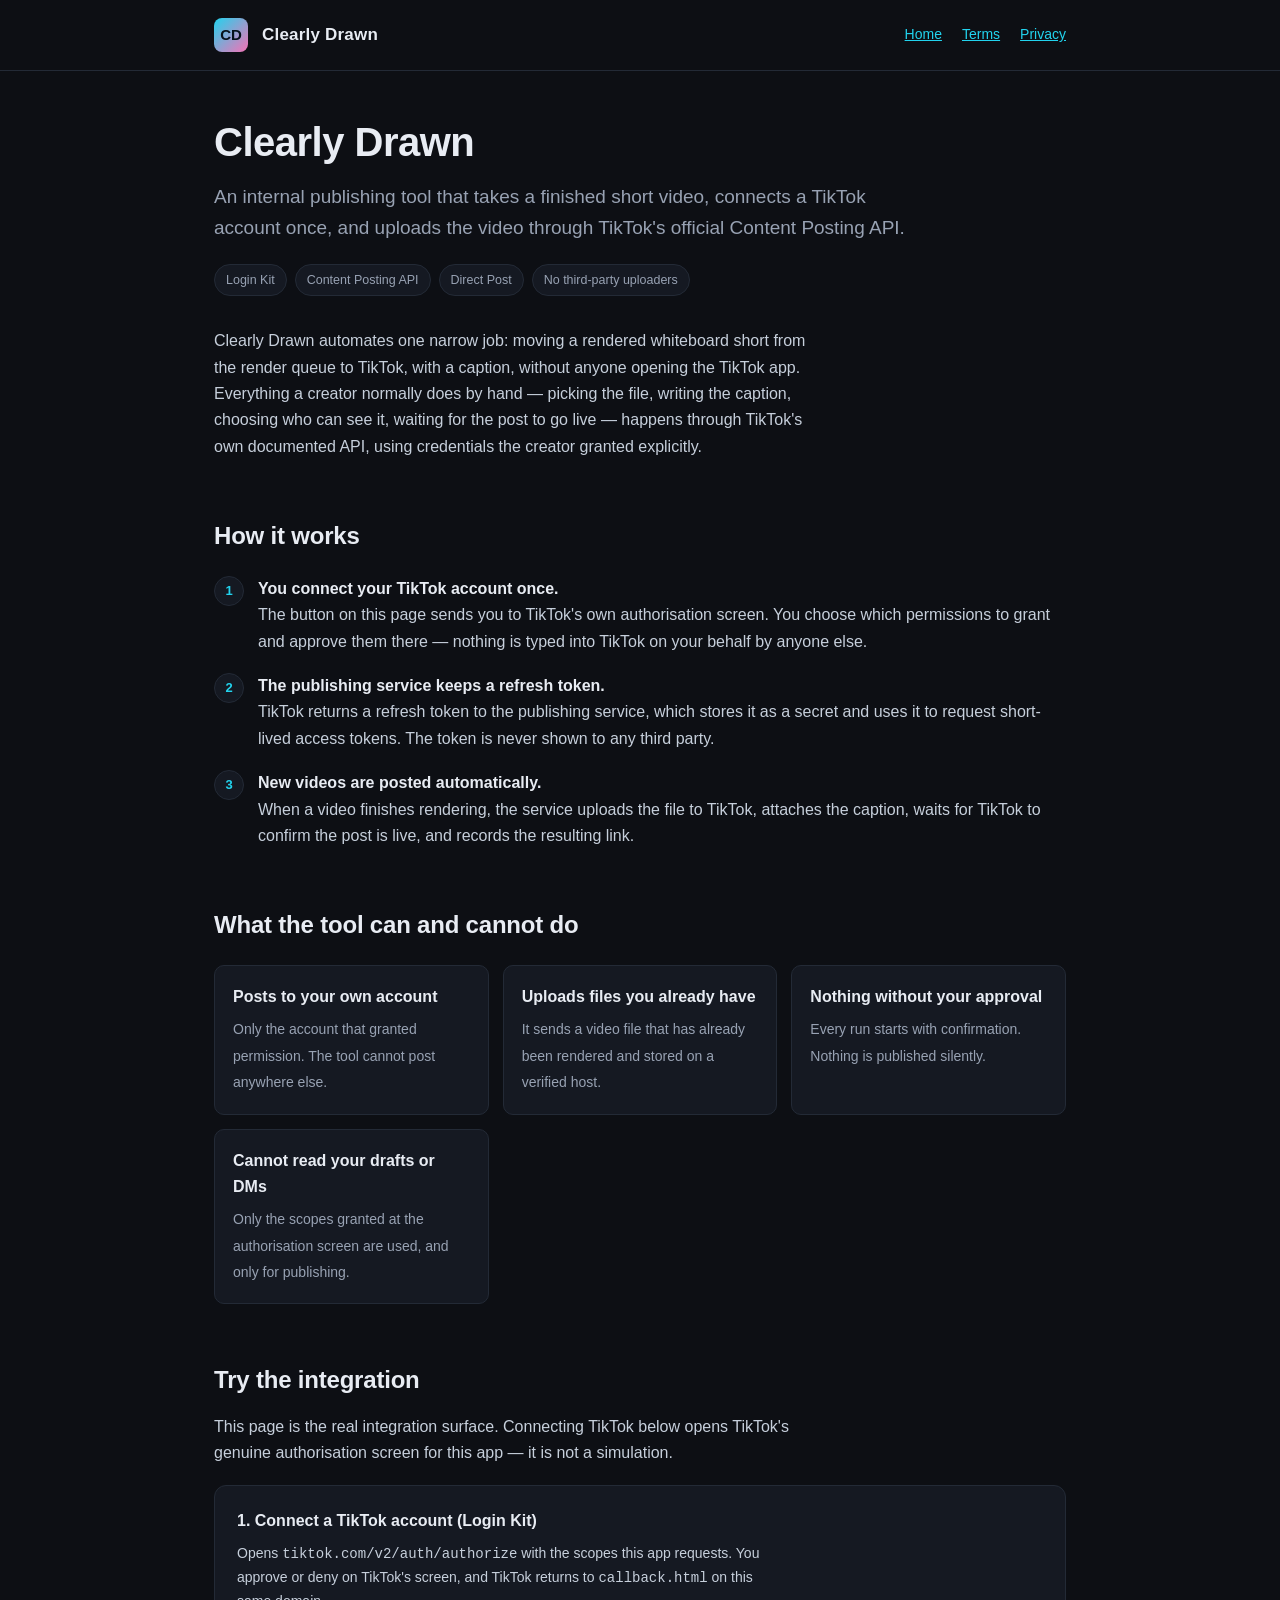
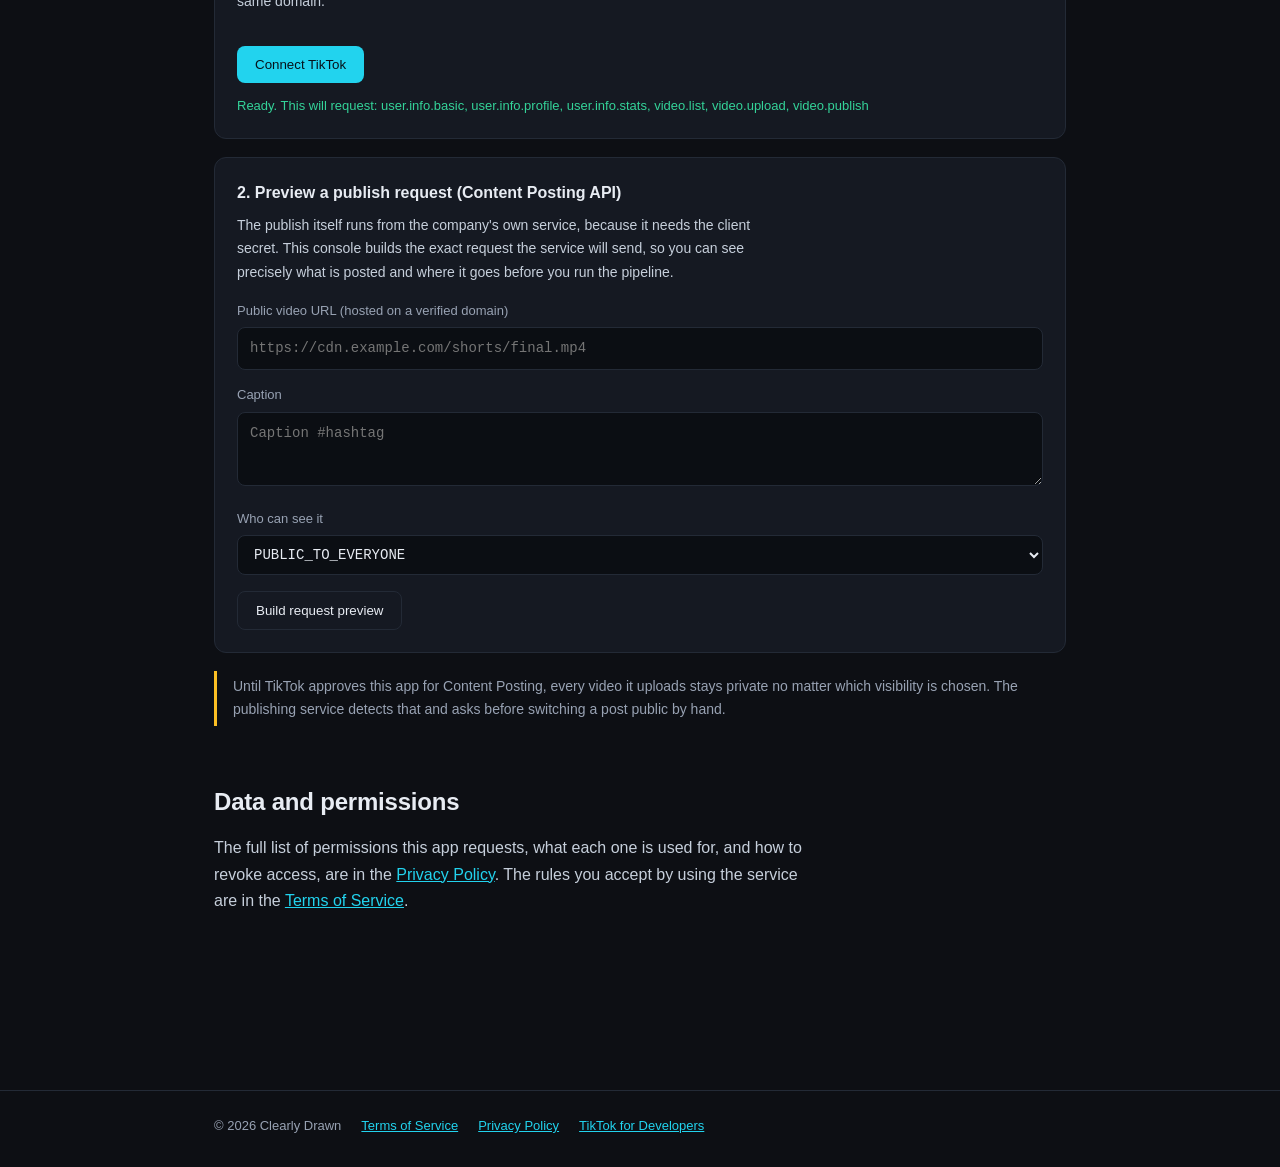
<file: index.html>
<!DOCTYPE html>
<html lang="en">
<head>
<meta charset="utf-8">
<meta name="viewport" content="width=device-width, initial-scale=1">
<title>Clearly Drawn — automated TikTok publishing</title>
<meta name="description" content="Clearly Drawn publishes finished whiteboard short videos to TikTok through TikTok's official Login Kit and Content Posting API.">
<link rel="stylesheet" href="assets/style.css">
</head>
<body>

<header class="site">
  <div class="wrap">
    <div class="logo">CD</div>
    <strong>Clearly Drawn</strong>
    <nav>
      <a href="index.html">Home</a>
      <a href="terms.html">Terms</a>
      <a href="privacy.html">Privacy</a>
    </nav>
  </div>
</header>

<main class="wrap">

  <h1>Clearly Drawn</h1>
  <p class="lead">An internal publishing tool that takes a finished short video, connects a TikTok
  account once, and uploads the video through TikTok's official Content Posting API.</p>

  <div class="badges">
    <span class="badge">Login Kit</span>
    <span class="badge">Content Posting API</span>
    <span class="badge">Direct Post</span>
    <span class="badge">No third-party uploaders</span>
  </div>

  <p>Clearly Drawn automates one narrow job: moving a rendered whiteboard short from the
  render queue to TikTok, with a caption, without anyone opening the TikTok app. Everything a creator
  normally does by hand — picking the file, writing the caption, choosing who can see it, waiting for
  the post to go live — happens through TikTok's own documented API, using credentials the creator
  granted explicitly.</p>

  <h2>How it works</h2>
  <ol class="steps">
    <li>
      <b>You connect your TikTok account once.</b>
      The button on this page sends you to TikTok's own authorisation screen. You choose which
      permissions to grant and approve them there — nothing is typed into TikTok on your behalf by
      anyone else.
    </li>
    <li>
      <b>The publishing service keeps a refresh token.</b>
      TikTok returns a refresh token to the publishing service, which stores it as a secret and uses
      it to request short-lived access tokens. The token is never shown to any third party.
    </li>
    <li>
      <b>New videos are posted automatically.</b>
      When a video finishes rendering, the service uploads the file to TikTok, attaches the caption,
      waits for TikTok to confirm the post is live, and records the resulting link.
    </li>
  </ol>

  <h2>What the tool can and cannot do</h2>
  <div class="grid">
    <div class="card"><b>Posts to your own account</b><span>Only the account that granted permission.
    The tool cannot post anywhere else.</span></div>
    <div class="card"><b>Uploads files you already have</b><span>It sends a video file that has already
    been rendered and stored on a verified host.</span></div>
    <div class="card"><b>Nothing without your approval</b><span>Every run starts with confirmation.
    Nothing is published silently.</span></div>
    <div class="card"><b>Cannot read your drafts or DMs</b><span>Only the scopes granted at the
    authorisation screen are used, and only for publishing.</span></div>
  </div>

  <h2>Try the integration</h2>
  <p>This page is the real integration surface. Connecting TikTok below opens TikTok's genuine
  authorisation screen for this app — it is not a simulation.</p>

  <div class="panel">
    <h3>1. Connect a TikTok account (Login Kit)</h3>
    <p style="font-size:14px">Opens <code>tiktok.com/v2/auth/authorize</code> with the scopes this app
    requests. You approve or deny on TikTok's screen, and TikTok returns to
    <code>callback.html</code> on this same domain.</p>
    <button id="connect">Connect TikTok</button>
    <div class="status" id="connect-status">Client key not configured yet.</div>
  </div>

  <div class="panel">
    <h3>2. Preview a publish request (Content Posting API)</h3>
    <p style="font-size:14px">The publish itself runs from the company's own service, because it needs
    the client secret. This console builds the exact request the service will send, so you can see
    precisely what is posted and where it goes before you run the pipeline.</p>
    <label for="vurl">Public video URL (hosted on a verified domain)</label>
    <input id="vurl" type="url" placeholder="https://cdn.example.com/shorts/final.mp4">
    <label for="vtitle">Caption</label>
    <textarea id="vtitle" placeholder="Caption #hashtag"></textarea>
    <label for="vpriv">Who can see it</label>
    <select id="vpriv">
      <option>PUBLIC_TO_EVERYONE</option>
      <option>MUTUAL_FOLLOW_FRIENDS</option>
      <option>FOLLOWER_OF_CREATOR</option>
      <option>SELF_ONLY</option>
    </select>
    <button id="preview" class="ghost">Build request preview</button>
    <pre id="out" hidden></pre>
  </div>

  <div class="note">
    Until TikTok approves this app for Content Posting, every video it uploads stays private no
    matter which visibility is chosen. The publishing service detects that and asks before switching
    a post public by hand.
  </div>

  <h2>Data and permissions</h2>
  <p>The full list of permissions this app requests, what each one is used for, and how to revoke
  access, are in the <a href="privacy.html">Privacy Policy</a>. The rules you accept by using the
  service are in the <a href="terms.html">Terms of Service</a>.</p>

</main>

<footer class="site">
  <div class="wrap">
    <span>© 2026 Clearly Drawn</span>
    <a href="terms.html">Terms of Service</a>
    <a href="privacy.html">Privacy Policy</a>
    <a href="https://developers.tiktok.com/">TikTok for Developers</a>
  </div>
</footer>

<script src="assets/config.js"></script>
<script>
(function () {
  var cfg = window.CLEARLY_DRAWN_CONFIG || {};
  var connectBtn = document.getElementById('connect');
  var status = document.getElementById('connect-status');

  var configured = cfg.clientKey && cfg.clientKey.indexOf('PASTE_') === -1;
  if (configured) {
    status.textContent = 'Ready. This will request: ' + cfg.scopes.join(', ');
    status.className = 'status ok';
    connectBtn.addEventListener('click', function () {
      var redirect = encodeURIComponent(cfg.redirectUri);
      var scope = encodeURIComponent(cfg.scopes.join(','));
      var state = Array.from(crypto.getRandomValues(new Uint8Array(16)))
        .map(function (b) { return b.toString(16).padStart(2, '0'); }).join('');
      try { sessionStorage.setItem('cd_oauth_state', state); } catch (e) {}
      var url = 'https://www.tiktok.com/v2/auth/authorize/?client_key=' + encodeURIComponent(cfg.clientKey) +
        '&scope=' + scope + '&response_type=code&redirect_uri=' + redirect + '&state=' + state;
      window.location.href = url;
    });
  }

  document.getElementById('preview').addEventListener('click', function () {
    var videoUrl = document.getElementById('vurl').value.trim();
    var title = document.getElementById('vtitle').value;
    var privacy = document.getElementById('vpriv').value;
    var out = document.getElementById('out');
    if (!videoUrl) { out.hidden = false; out.textContent = 'Enter a public https video URL.'; return; }
    out.hidden = false;
    out.textContent =
      'POST https://open.tiktokapis.com/v2/post/publish/video/init/\n' +
      'Authorization: Bearer <access token, exchanged server-side from TIKTOK_REFRESH_TOKEN>\n' +
      'Content-Type: application/json; charset=UTF-8\n\n' +
      JSON.stringify({
        post_info: {
          title: title,
          privacy_level: privacy,
          disable_duet: false,
          disable_comment: false,
          disable_stitch: false
        },
        source_info: {
          source: 'PULL_FROM_URL',
          video_url: videoUrl
        }
      }, null, 2) +
      '\n\n# TikTok returns a publish_id. The service then polls\n' +
      '# GET /v2/post/publish/status/fetch/ until the post is live, and records the link.';
  });
})();
</script>

</body>
</html>
</file>
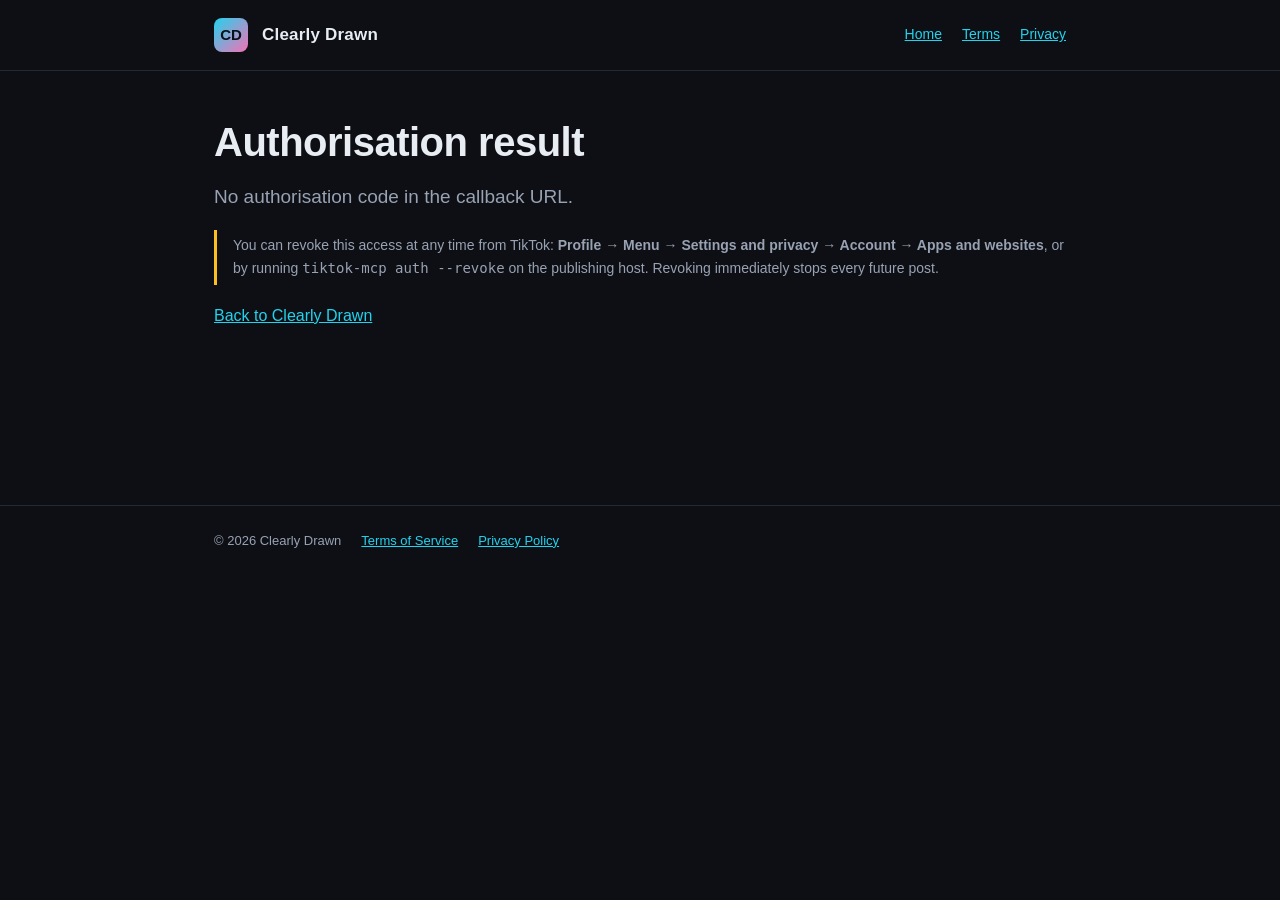
<file: callback.html>
<!DOCTYPE html>
<html lang="en">
<head>
<meta charset="utf-8">
<meta name="viewport" content="width=device-width, initial-scale=1">
<title>Clearly Drawn — authorisation result</title>
<link rel="stylesheet" href="assets/style.css">
</head>
<body>

<header class="site">
  <div class="wrap">
    <div class="logo">CD</div>
    <strong>Clearly Drawn</strong>
    <nav>
      <a href="index.html">Home</a>
      <a href="terms.html">Terms</a>
      <a href="privacy.html">Privacy</a>
    </nav>
  </div>
</header>

<main class="wrap">
  <h1>Authorisation result</h1>
  <p id="verdict" class="lead">Checking the response from TikTok…</p>

  <div class="panel" id="detail">
    <h3>What happens next</h3>
    <p id="explain">The publishing service exchanges this code for a refresh token using the client
    secret, stores the refresh token as a secret on the company's own infrastructure, and then uses it
    to request short-lived access tokens. The code itself is single-use and expires in 60 minutes.</p>
    <pre id="raw" hidden></pre>
  </div>

  <div class="note" id="revoke">
    You can revoke this access at any time from TikTok: <b>Profile → Menu → Settings and privacy →
    Account → Apps and websites</b>, or by running <code>tiktok-mcp auth --revoke</code> on the
    publishing host. Revoking immediately stops every future post.
  </div>

  <p><a href="index.html">Back to Clearly Drawn</a></p>
</main>

<footer class="site">
  <div class="wrap">
    <span>© 2026 Clearly Drawn</span>
    <a href="terms.html">Terms of Service</a>
    <a href="privacy.html">Privacy Policy</a>
  </div>
</footer>

<script src="assets/config.js"></script>
<script>
(function () {
  var q = new URLSearchParams(window.location.search);
  var code = q.get('code');
  var state = q.get('state');
  var error = q.get('error') || q.get('error_description');
  var verdict = document.getElementById('verdict');
  var raw = document.getElementById('raw');

  var expected = null;
  try { expected = sessionStorage.getItem('cd_oauth_state'); } catch (e) {}

  if (error) {
    verdict.textContent = 'TikTok did not grant access: ' + error;
    document.getElementById('detail').hidden = true;
    document.getElementById('revoke').hidden = true;
    return;
  }
  if (!code) {
    verdict.textContent = 'No authorisation code in the callback URL.';
    document.getElementById('detail').hidden = true;
    return;
  }
  if (expected && state && expected !== state) {
    verdict.textContent = 'State mismatch — this callback was not started by this page. Nothing was granted.';
    document.getElementById('detail').hidden = true;
    return;
  }

  verdict.textContent = 'Access granted. TikTok returned an authorisation code.';
  verdict.className = 'status ok';
  raw.hidden = false;
  raw.textContent =
    'code: ' + code.slice(0, 12) + '… (single use, expires in 60 minutes)\n' +
    'state: verified' + (expected ? '' : ' (not verified: storage unavailable)') + '\n' +
    'scopes granted: ' + ((window.CLEARLY_DRAWN_CONFIG || {}).scopes || []).join(', ');
})();
</script>

</body>
</html>
</file>
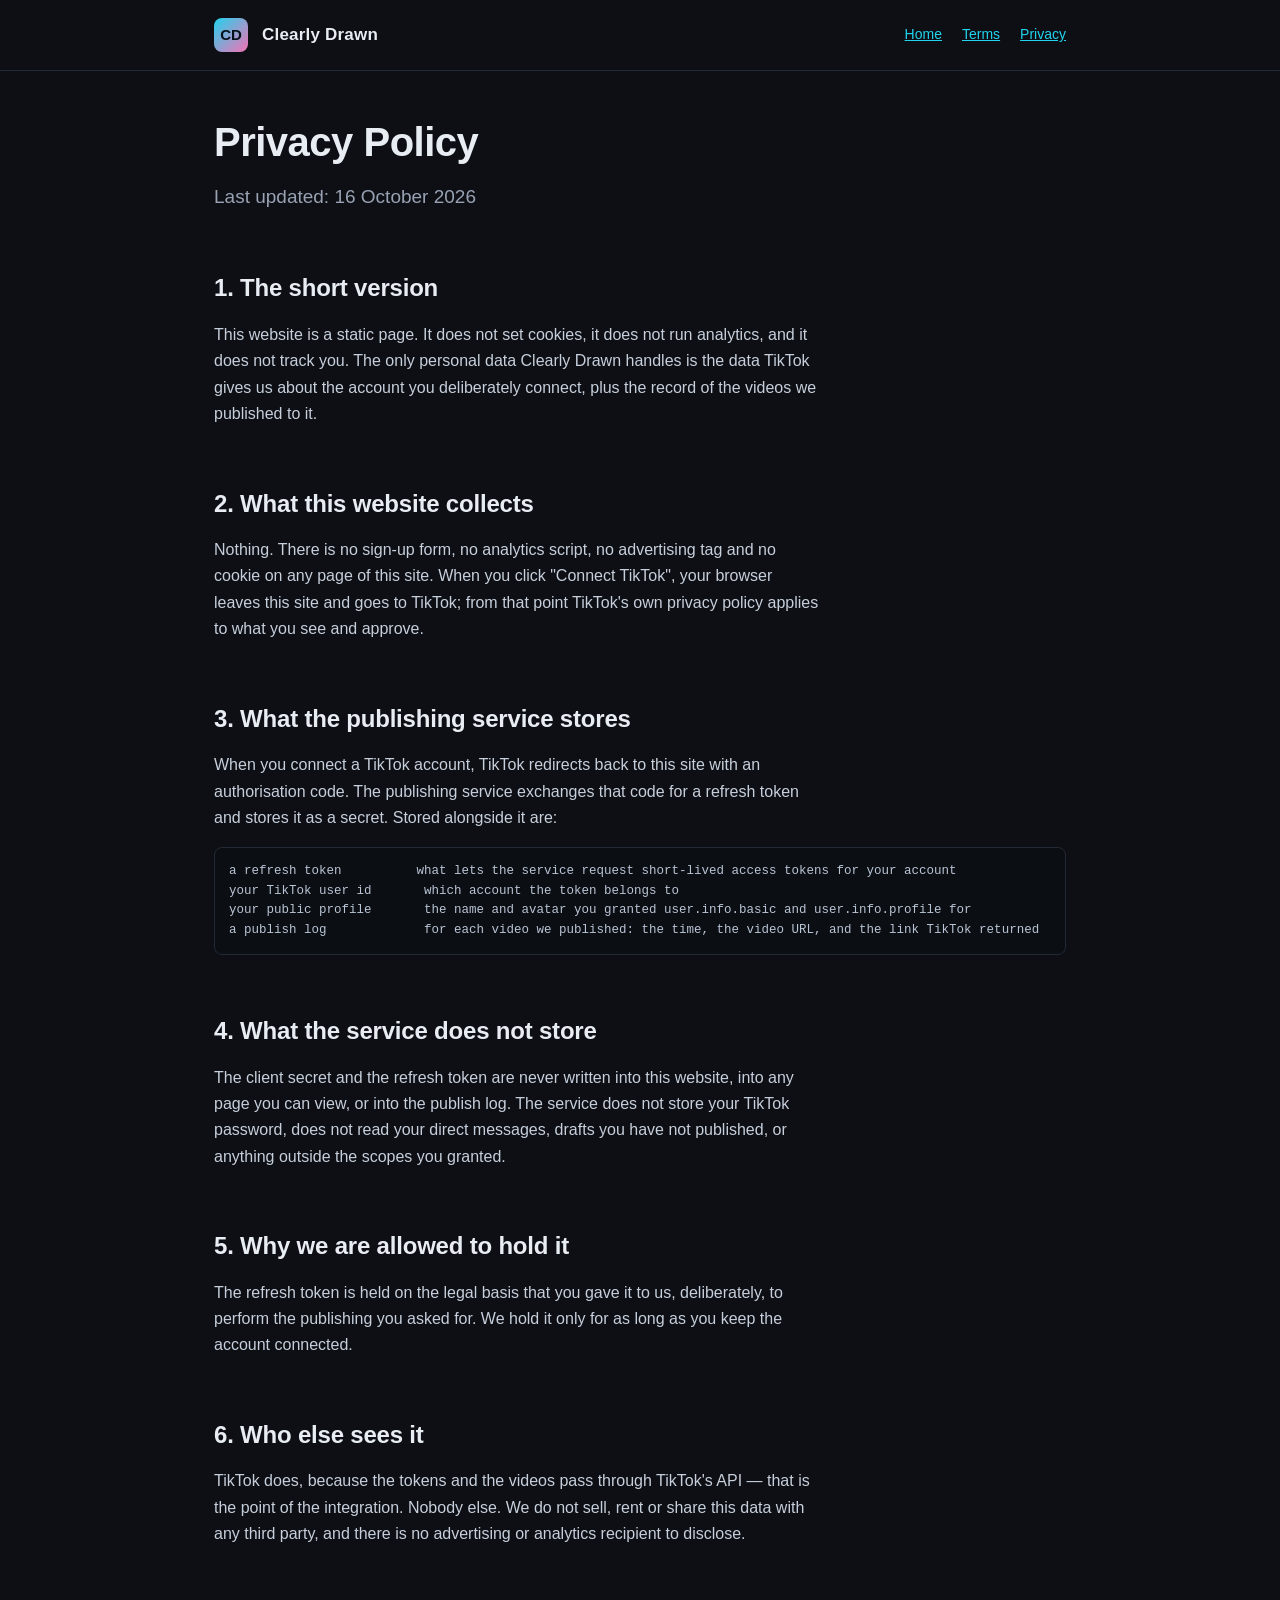
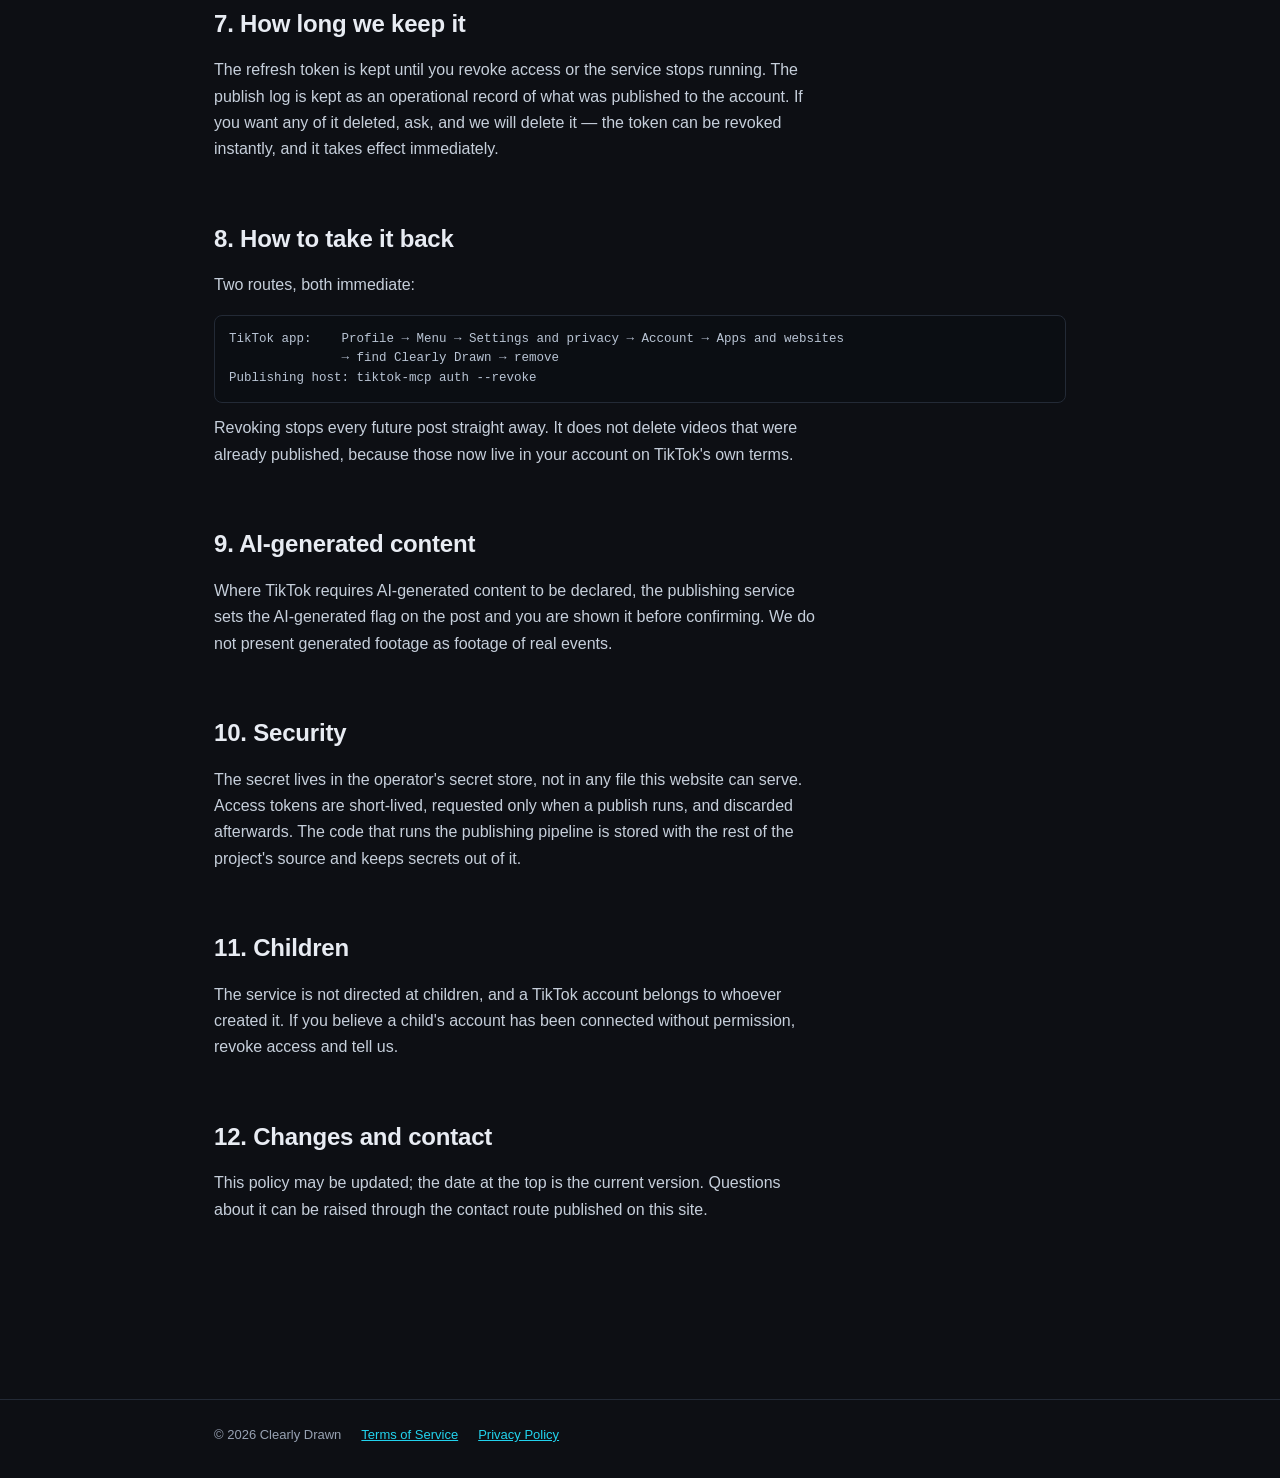
<file: privacy.html>
<!DOCTYPE html>
<html lang="en">
<head>
<meta charset="utf-8">
<meta name="viewport" content="width=device-width, initial-scale=1">
<title>Clearly Drawn — Privacy Policy</title>
<link rel="stylesheet" href="assets/style.css">
</head>
<body>

<header class="site">
  <div class="wrap">
    <div class="logo">CD</div>
    <strong>Clearly Drawn</strong>
    <nav>
      <a href="index.html">Home</a>
      <a href="terms.html">Terms</a>
      <a href="privacy.html">Privacy</a>
    </nav>
  </div>
</header>

<main class="wrap">
  <h1>Privacy Policy</h1>
  <p class="lead">Last updated: 16 October 2026</p>

  <h2>1. The short version</h2>
  <p>This website is a static page. It does not set cookies, it does not run analytics, and it does not
  track you. The only personal data Clearly Drawn handles is the data TikTok gives us about the
  account you deliberately connect, plus the record of the videos we published to it.</p>

  <h2>2. What this website collects</h2>
  <p>Nothing. There is no sign-up form, no analytics script, no advertising tag and no cookie on any
  page of this site. When you click "Connect TikTok", your browser leaves this site and goes to
  TikTok; from that point TikTok's own privacy policy applies to what you see and approve.</p>

  <h2>3. What the publishing service stores</h2>
  <p>When you connect a TikTok account, TikTok redirects back to this site with an authorisation code.
  The publishing service exchanges that code for a refresh token and stores it as a secret. Stored
  alongside it are:</p>
  <pre>a refresh token          what lets the service request short-lived access tokens for your account
your TikTok user id       which account the token belongs to
your public profile       the name and avatar you granted user.info.basic and user.info.profile for
a publish log             for each video we published: the time, the video URL, and the link TikTok returned</pre>

  <h2>4. What the service does not store</h2>
  <p>The client secret and the refresh token are never written into this website, into any page you
  can view, or into the publish log. The service does not store your TikTok password, does not read
  your direct messages, drafts you have not published, or anything outside the scopes you granted.</p>

  <h2>5. Why we are allowed to hold it</h2>
  <p>The refresh token is held on the legal basis that you gave it to us, deliberately, to perform the
  publishing you asked for. We hold it only for as long as you keep the account connected.</p>

  <h2>6. Who else sees it</h2>
  <p>TikTok does, because the tokens and the videos pass through TikTok's API — that is the point of
  the integration. Nobody else. We do not sell, rent or share this data with any third party, and
  there is no advertising or analytics recipient to disclose.</p>

  <h2>7. How long we keep it</h2>
  <p>The refresh token is kept until you revoke access or the service stops running. The publish log
  is kept as an operational record of what was published to the account. If you want any of it
  deleted, ask, and we will delete it — the token can be revoked instantly, and it takes effect
  immediately.</p>

  <h2>8. How to take it back</h2>
  <p>Two routes, both immediate:</p>
  <pre>TikTok app:    Profile → Menu → Settings and privacy → Account → Apps and websites
               → find Clearly Drawn → remove
Publishing host: tiktok-mcp auth --revoke</pre>
  <p>Revoking stops every future post straight away. It does not delete videos that were already
  published, because those now live in your account on TikTok's own terms.</p>

  <h2>9. AI-generated content</h2>
  <p>Where TikTok requires AI-generated content to be declared, the publishing service sets the
  AI-generated flag on the post and you are shown it before confirming. We do not present generated
  footage as footage of real events.</p>

  <h2>10. Security</h2>
  <p>The secret lives in the operator's secret store, not in any file this website can serve.
  Access tokens are short-lived, requested only when a publish runs, and discarded afterwards. The
  code that runs the publishing pipeline is stored with the rest of the project's source and keeps
  secrets out of it.</p>

  <h2>11. Children</h2>
  <p>The service is not directed at children, and a TikTok account belongs to whoever created it. If
  you believe a child's account has been connected without permission, revoke access and tell us.</p>

  <h2>12. Changes and contact</h2>
  <p>This policy may be updated; the date at the top is the current version. Questions about it can be
  raised through the contact route published on this site.</p>

</main>

<footer class="site">
  <div class="wrap">
    <span>© 2026 Clearly Drawn</span>
    <a href="terms.html">Terms of Service</a>
    <a href="privacy.html">Privacy Policy</a>
  </div>
</footer>
</body>
</html>
</file>
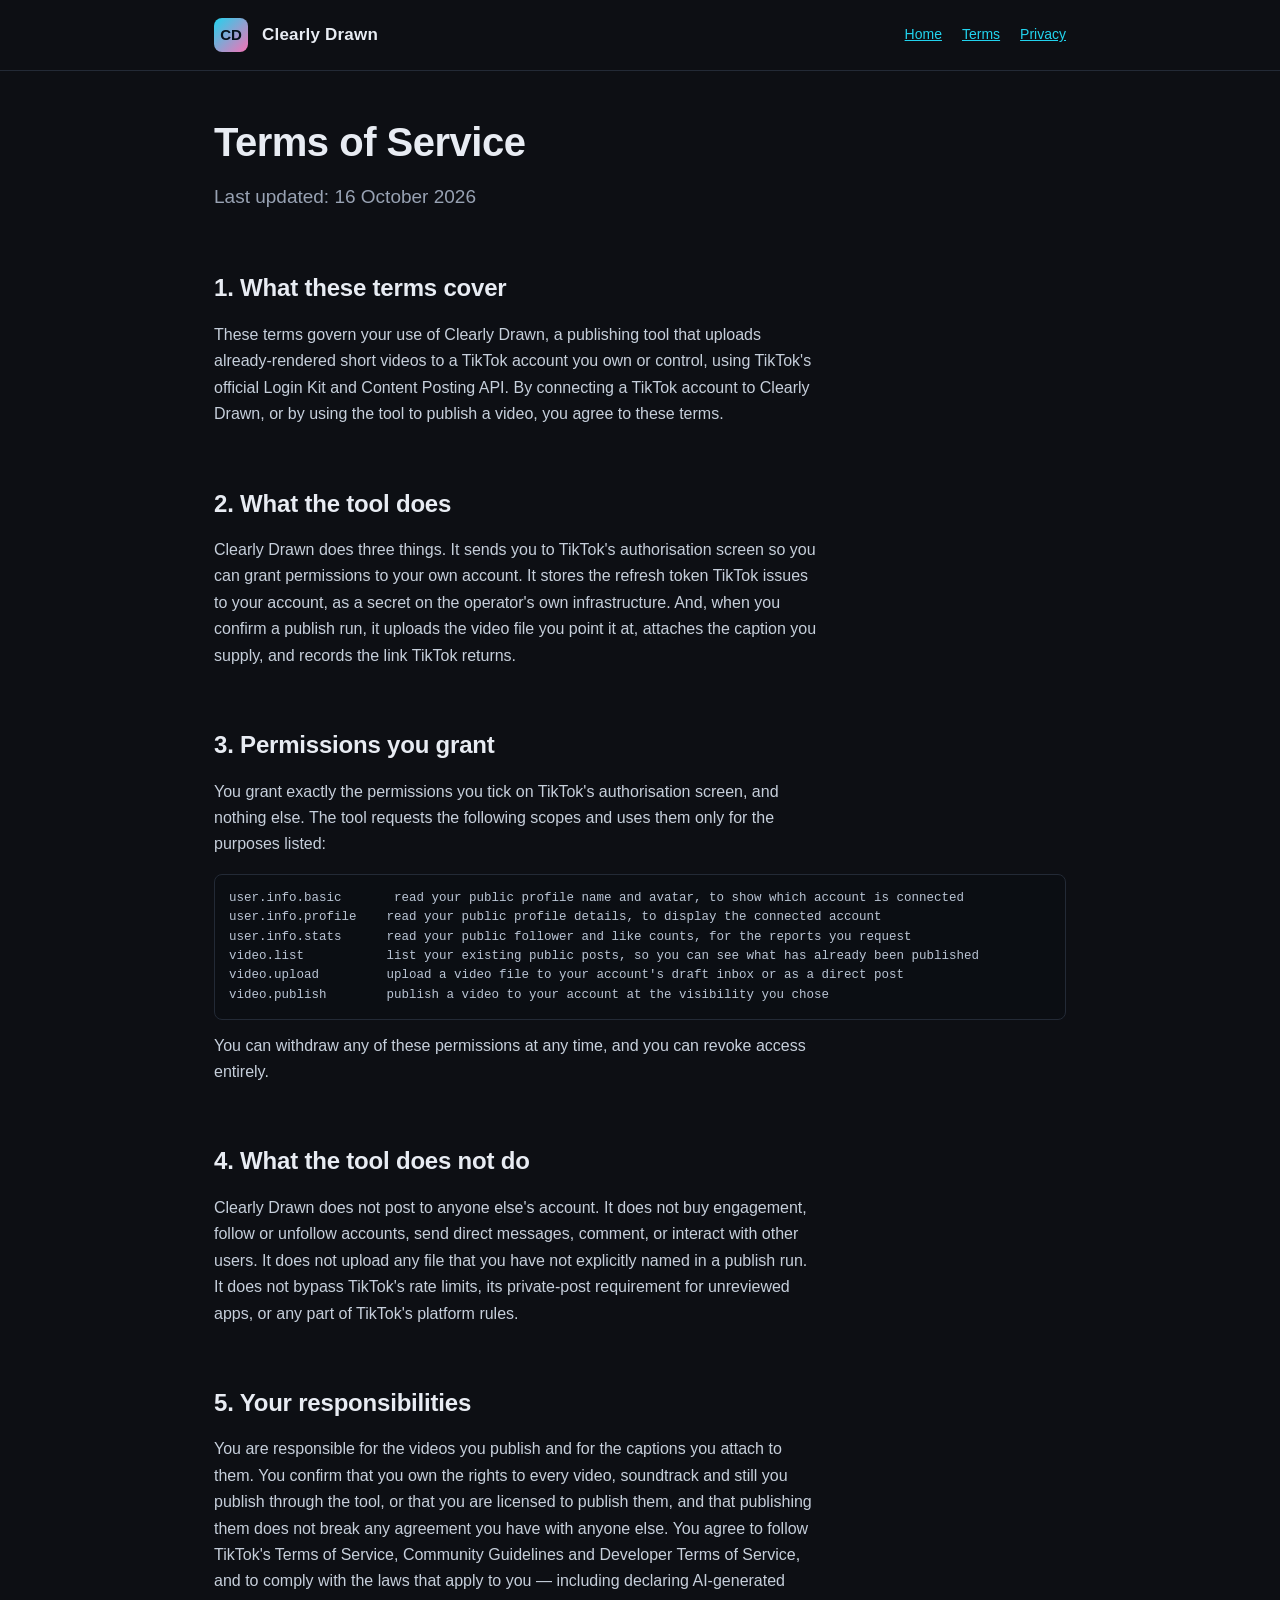
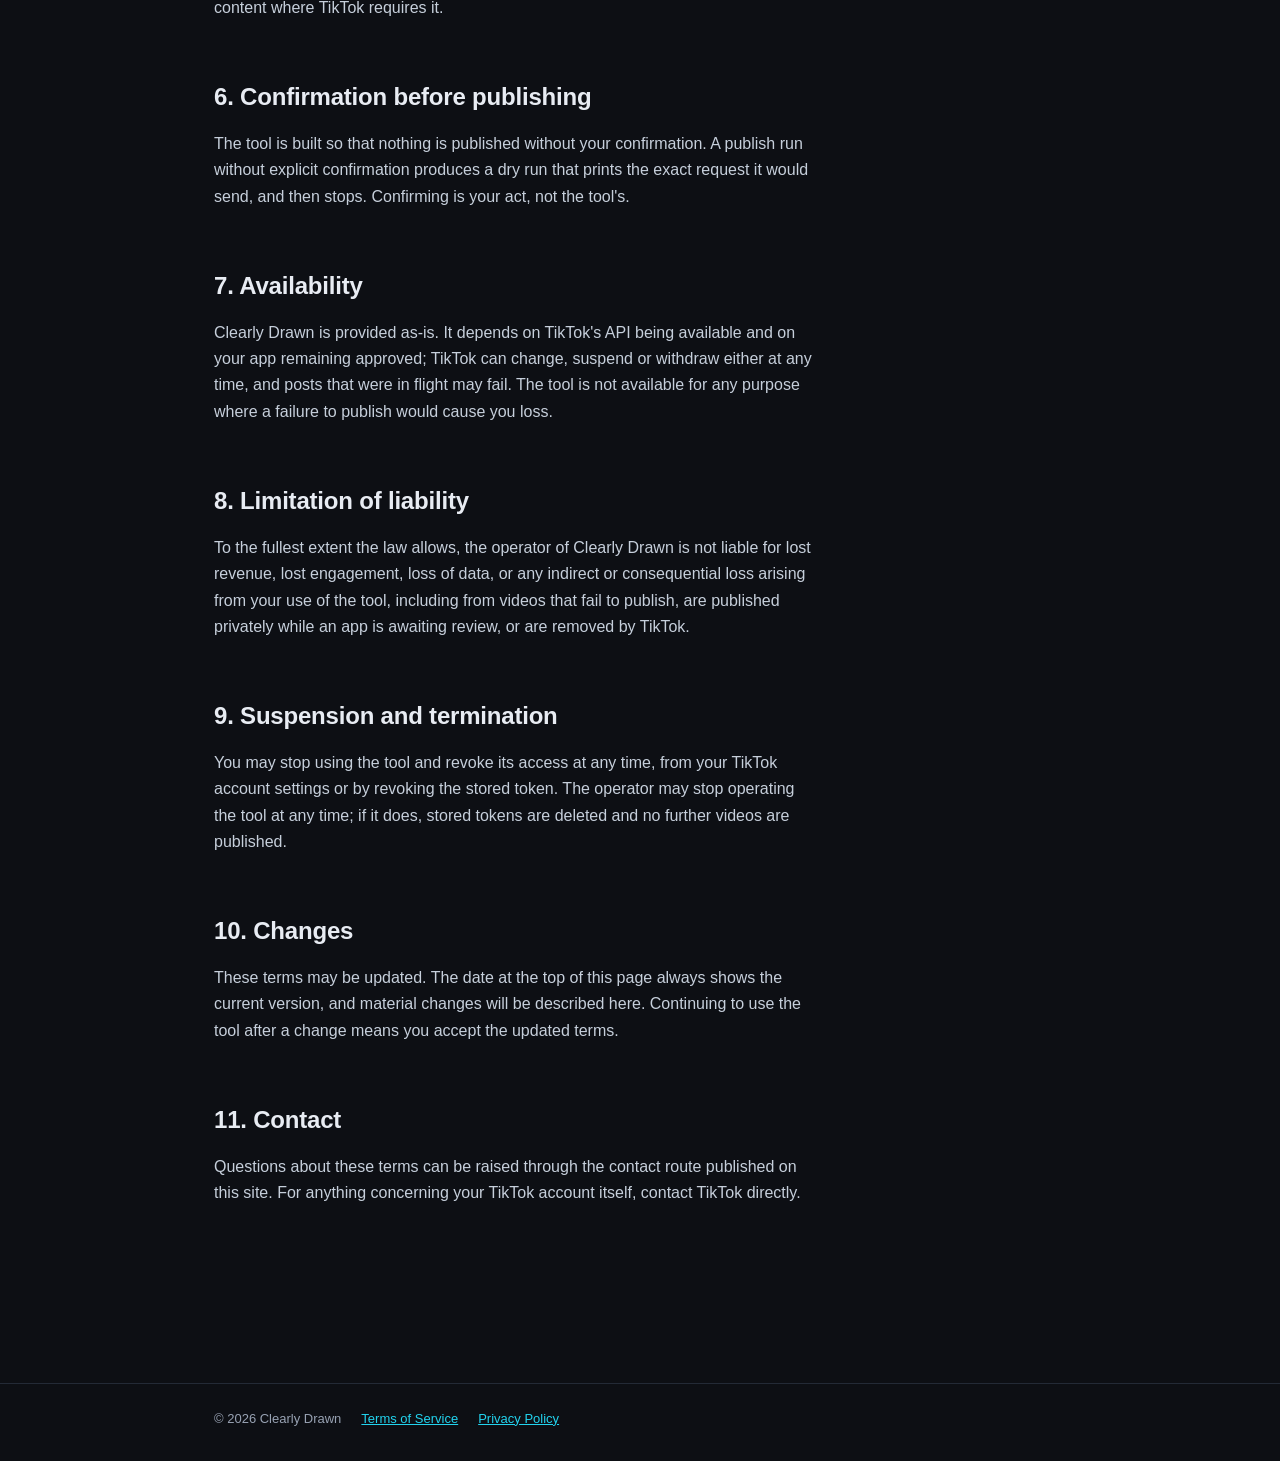
<file: terms.html>
<!DOCTYPE html>
<html lang="en">
<head>
<meta charset="utf-8">
<meta name="viewport" content="width=device-width, initial-scale=1">
<title>Clearly Drawn — Terms of Service</title>
<link rel="stylesheet" href="assets/style.css">
</head>
<body>

<header class="site">
  <div class="wrap">
    <div class="logo">CD</div>
    <strong>Clearly Drawn</strong>
    <nav>
      <a href="index.html">Home</a>
      <a href="terms.html">Terms</a>
      <a href="privacy.html">Privacy</a>
    </nav>
  </div>
</header>

<main class="wrap">
  <h1>Terms of Service</h1>
  <p class="lead">Last updated: 16 October 2026</p>

  <h2>1. What these terms cover</h2>
  <p>These terms govern your use of Clearly Drawn, a publishing tool that uploads already-rendered
  short videos to a TikTok account you own or control, using TikTok's official Login Kit and Content
  Posting API. By connecting a TikTok account to Clearly Drawn, or by using the tool to publish a
  video, you agree to these terms.</p>

  <h2>2. What the tool does</h2>
  <p>Clearly Drawn does three things. It sends you to TikTok's authorisation screen so you can grant
  permissions to your own account. It stores the refresh token TikTok issues to your account, as a
  secret on the operator's own infrastructure. And, when you confirm a publish run, it uploads the
  video file you point it at, attaches the caption you supply, and records the link TikTok returns.</p>

  <h2>3. Permissions you grant</h2>
  <p>You grant exactly the permissions you tick on TikTok's authorisation screen, and nothing else.
  The tool requests the following scopes and uses them only for the purposes listed:</p>
  <pre>user.info.basic       read your public profile name and avatar, to show which account is connected
user.info.profile    read your public profile details, to display the connected account
user.info.stats      read your public follower and like counts, for the reports you request
video.list           list your existing public posts, so you can see what has already been published
video.upload         upload a video file to your account's draft inbox or as a direct post
video.publish        publish a video to your account at the visibility you chose</pre>
  <p>You can withdraw any of these permissions at any time, and you can revoke access entirely.</p>

  <h2>4. What the tool does not do</h2>
  <p>Clearly Drawn does not post to anyone else's account. It does not buy engagement, follow or
  unfollow accounts, send direct messages, comment, or interact with other users. It does not upload
  any file that you have not explicitly named in a publish run. It does not bypass TikTok's rate
  limits, its private-post requirement for unreviewed apps, or any part of TikTok's platform rules.</p>

  <h2>5. Your responsibilities</h2>
  <p>You are responsible for the videos you publish and for the captions you attach to them. You
  confirm that you own the rights to every video, soundtrack and still you publish through the tool,
  or that you are licensed to publish them, and that publishing them does not break any agreement you
  have with anyone else. You agree to follow TikTok's Terms of Service, Community Guidelines and
  Developer Terms of Service, and to comply with the laws that apply to you — including declaring
  AI-generated content where TikTok requires it.</p>

  <h2>6. Confirmation before publishing</h2>
  <p>The tool is built so that nothing is published without your confirmation. A publish run without
  explicit confirmation produces a dry run that prints the exact request it would send, and then
  stops. Confirming is your act, not the tool's.</p>

  <h2>7. Availability</h2>
  <p>Clearly Drawn is provided as-is. It depends on TikTok's API being available and on your app
  remaining approved; TikTok can change, suspend or withdraw either at any time, and posts that were
  in flight may fail. The tool is not available for any purpose where a failure to publish would
  cause you loss.</p>

  <h2>8. Limitation of liability</h2>
  <p>To the fullest extent the law allows, the operator of Clearly Drawn is not liable for lost
  revenue, lost engagement, loss of data, or any indirect or consequential loss arising from your use
  of the tool, including from videos that fail to publish, are published privately while an app is
  awaiting review, or are removed by TikTok.</p>

  <h2>9. Suspension and termination</h2>
  <p>You may stop using the tool and revoke its access at any time, from your TikTok account settings
  or by revoking the stored token. The operator may stop operating the tool at any time; if it does,
  stored tokens are deleted and no further videos are published.</p>

  <h2>10. Changes</h2>
  <p>These terms may be updated. The date at the top of this page always shows the current version,
  and material changes will be described here. Continuing to use the tool after a change means you
  accept the updated terms.</p>

  <h2>11. Contact</h2>
  <p>Questions about these terms can be raised through the contact route published on this site. For
  anything concerning your TikTok account itself, contact TikTok directly.</p>

</main>

<footer class="site">
  <div class="wrap">
    <span>© 2026 Clearly Drawn</span>
    <a href="terms.html">Terms of Service</a>
    <a href="privacy.html">Privacy Policy</a>
  </div>
</footer>
</body>
</html>
</file>
<file: assets/style.css>
/* Clearly Drawn — TikTok publisher site */
:root {
  --bg: #0d0f14;
  --panel: #151922;
  --line: #232a36;
  --text: #e8ecf3;
  --dim: #98a2b3;
  --cyan: #22d3ee;
  --pink: #f472b6;
  --ok: #34d399;
  --warn: #fbbf24;
}
* { box-sizing: border-box; }
body {
  margin: 0;
  background: var(--bg);
  color: var(--text);
  font: 16px/1.65 -apple-system, BlinkMacSystemFont, "Segoe UI", Roboto, Helvetica, Arial, sans-serif;
}
a { color: var(--cyan); }
.wrap { max-width: 900px; margin: 0 auto; padding: 0 24px 96px; }
header.site {
  border-bottom: 1px solid var(--line);
  padding: 18px 0;
  margin-bottom: 48px;
}
header.site .wrap { padding-bottom: 0; display: flex; align-items: center; gap: 14px; }
.logo {
  width: 34px; height: 34px; border-radius: 8px;
  background: linear-gradient(135deg, var(--cyan), var(--pink));
  display: grid; place-items: center; font-weight: 700; color: #06121a; font-size: 15px;
}
header.site strong { font-size: 17px; letter-spacing: .2px; }
header.site nav { margin-left: auto; display: flex; gap: 20px; font-size: 14px; }
h1 { font-size: 40px; line-height: 1.15; margin: 0 0 16px; letter-spacing: -.5px; }
h2 { font-size: 24px; margin: 56px 0 14px; letter-spacing: -.2px; }
h3 { font-size: 16px; margin: 28px 0 8px; }
p { color: #c6cfdb; margin: 0 0 16px; max-width: 68ch; }
.lead { font-size: 19px; color: var(--dim); }
.badges { display: flex; gap: 8px; flex-wrap: wrap; margin: 20px 0 32px; }
.badge {
  font-size: 12.5px; color: var(--dim); border: 1px solid var(--line);
  padding: 5px 11px; border-radius: 999px; background: var(--panel);
}
.panel {
  background: var(--panel); border: 1px solid var(--line);
  border-radius: 12px; padding: 22px; margin: 18px 0;
}
.panel h3 { margin-top: 0; }
label { display: block; font-size: 13px; color: var(--dim); margin: 14px 0 6px; }
input, select, textarea {
  width: 100%; background: #0b0e13; color: var(--text);
  border: 1px solid var(--line); border-radius: 8px; padding: 10px 12px;
  font: 14px/1.5 ui-monospace, SFMono-Regular, Menlo, Consolas, monospace;
}
textarea { min-height: 74px; resize: vertical; }
button {
  background: var(--cyan); color: #06121a; border: 0; border-radius: 8px;
  padding: 11px 18px; font: 600 14px/1 inherit; cursor: pointer; margin-top: 16px;
}
button.ghost { background: transparent; color: var(--text); border: 1px solid var(--line); }
button:hover { filter: brightness(1.08); }
pre {
  background: #0b0e13; border: 1px solid var(--line); border-radius: 8px;
  padding: 14px; overflow-x: auto; font-size: 12.5px; line-height: 1.55; color: #b9c4d4;
}
code { font-family: ui-monospace, SFMono-Regular, Menlo, Consolas, monospace; }
ol.steps { counter-reset: s; list-style: none; padding: 0; margin: 20px 0; }
ol.steps li {
  counter-increment: s; position: relative; padding-left: 44px; margin-bottom: 18px;
  color: #c6cfdb;
}
ol.steps li::before {
  content: counter(s); position: absolute; left: 0; top: 0;
  width: 28px; height: 28px; border-radius: 50%; background: var(--panel);
  border: 1px solid var(--line); color: var(--cyan);
  display: grid; place-items: center; font-size: 13px; font-weight: 600;
}
ol.steps li b { color: var(--text); display: block; }
.note { border-left: 3px solid var(--warn); padding: 4px 0 4px 16px; color: var(--dim); font-size: 14px; margin: 18px 0; }
.status { font-size: 13px; color: var(--dim); margin-top: 12px; }
.status.ok { color: var(--ok); }
footer.site { border-top: 1px solid var(--line); margin-top: 64px; padding: 24px 0 0; font-size: 13px; color: var(--dim); }
footer.site .wrap { padding-bottom: 32px; display: flex; gap: 20px; flex-wrap: wrap; }
.grid { display: grid; gap: 14px; grid-template-columns: repeat(auto-fit, minmax(240px, 1fr)); margin: 20px 0; }
.card { background: var(--panel); border: 1px solid var(--line); border-radius: 10px; padding: 18px; }
.card b { display: block; margin-bottom: 6px; }
.card span { font-size: 14px; color: var(--dim); }
</file>
